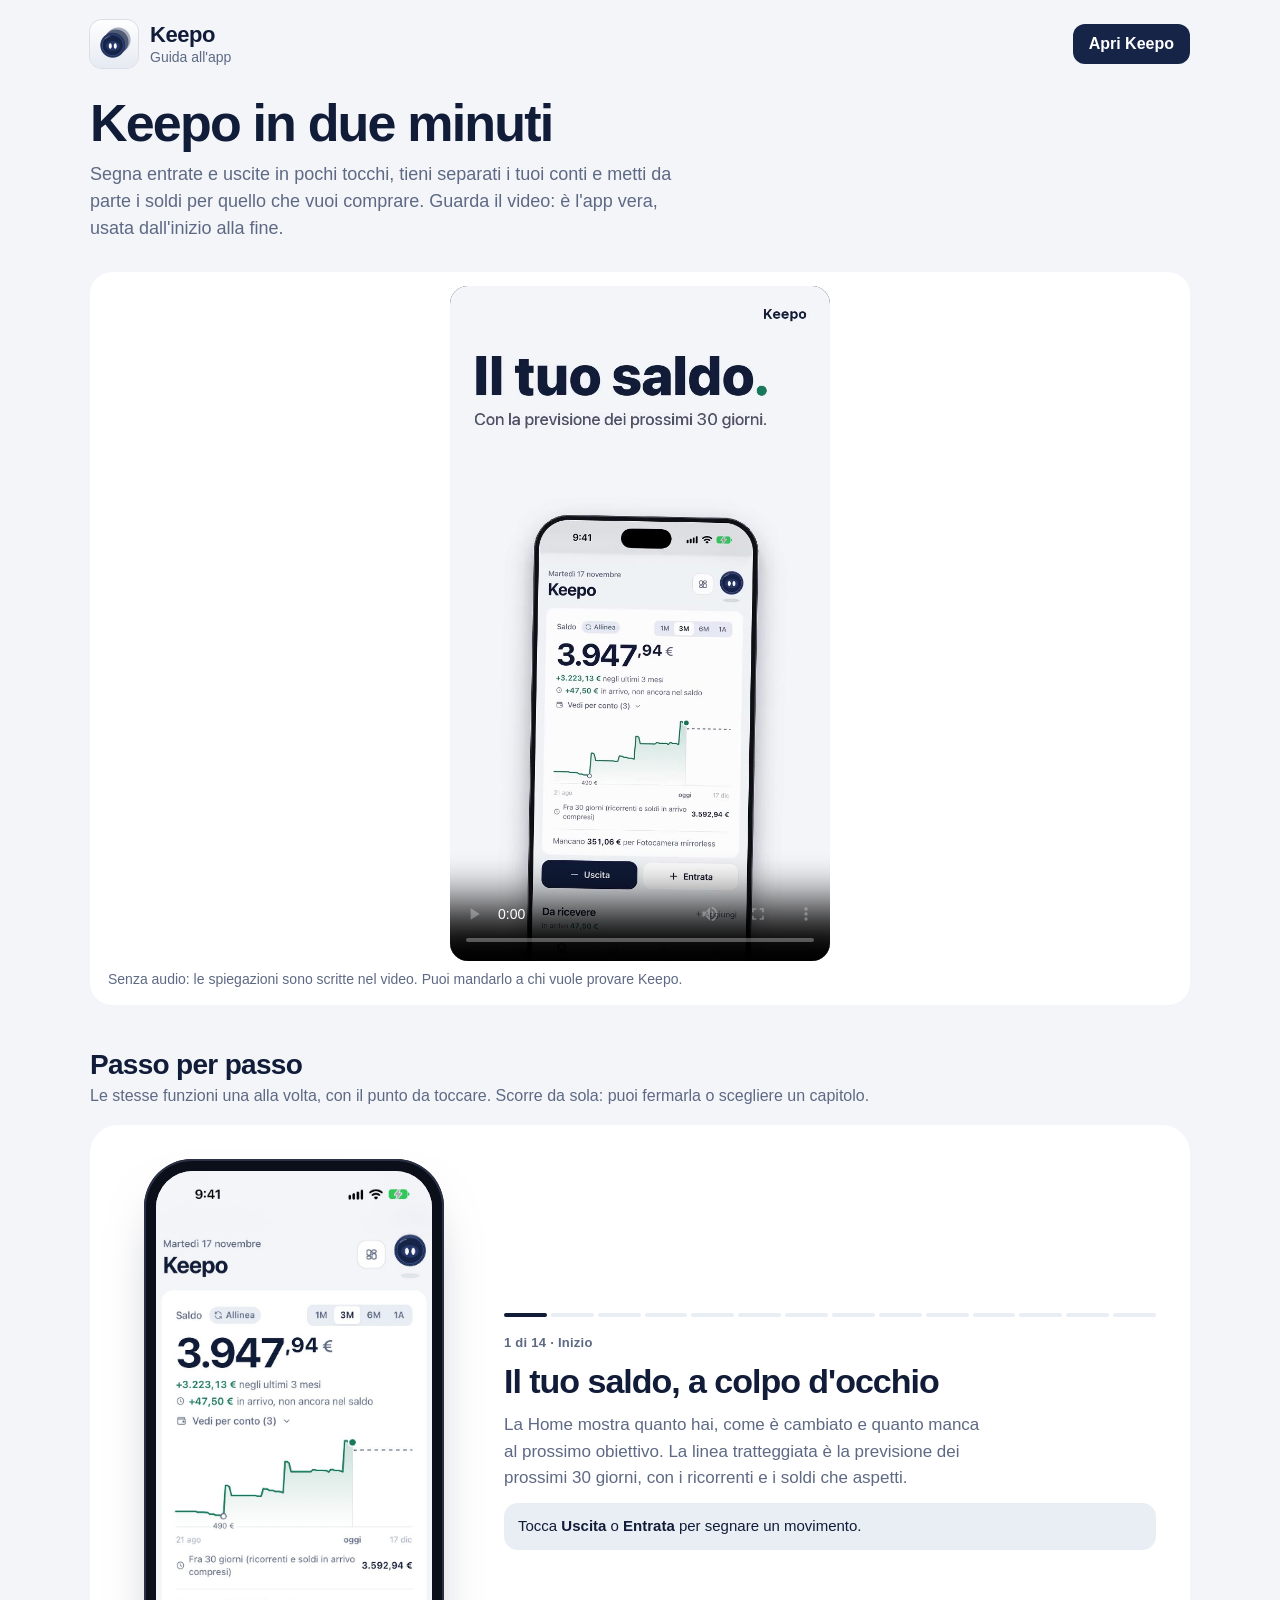
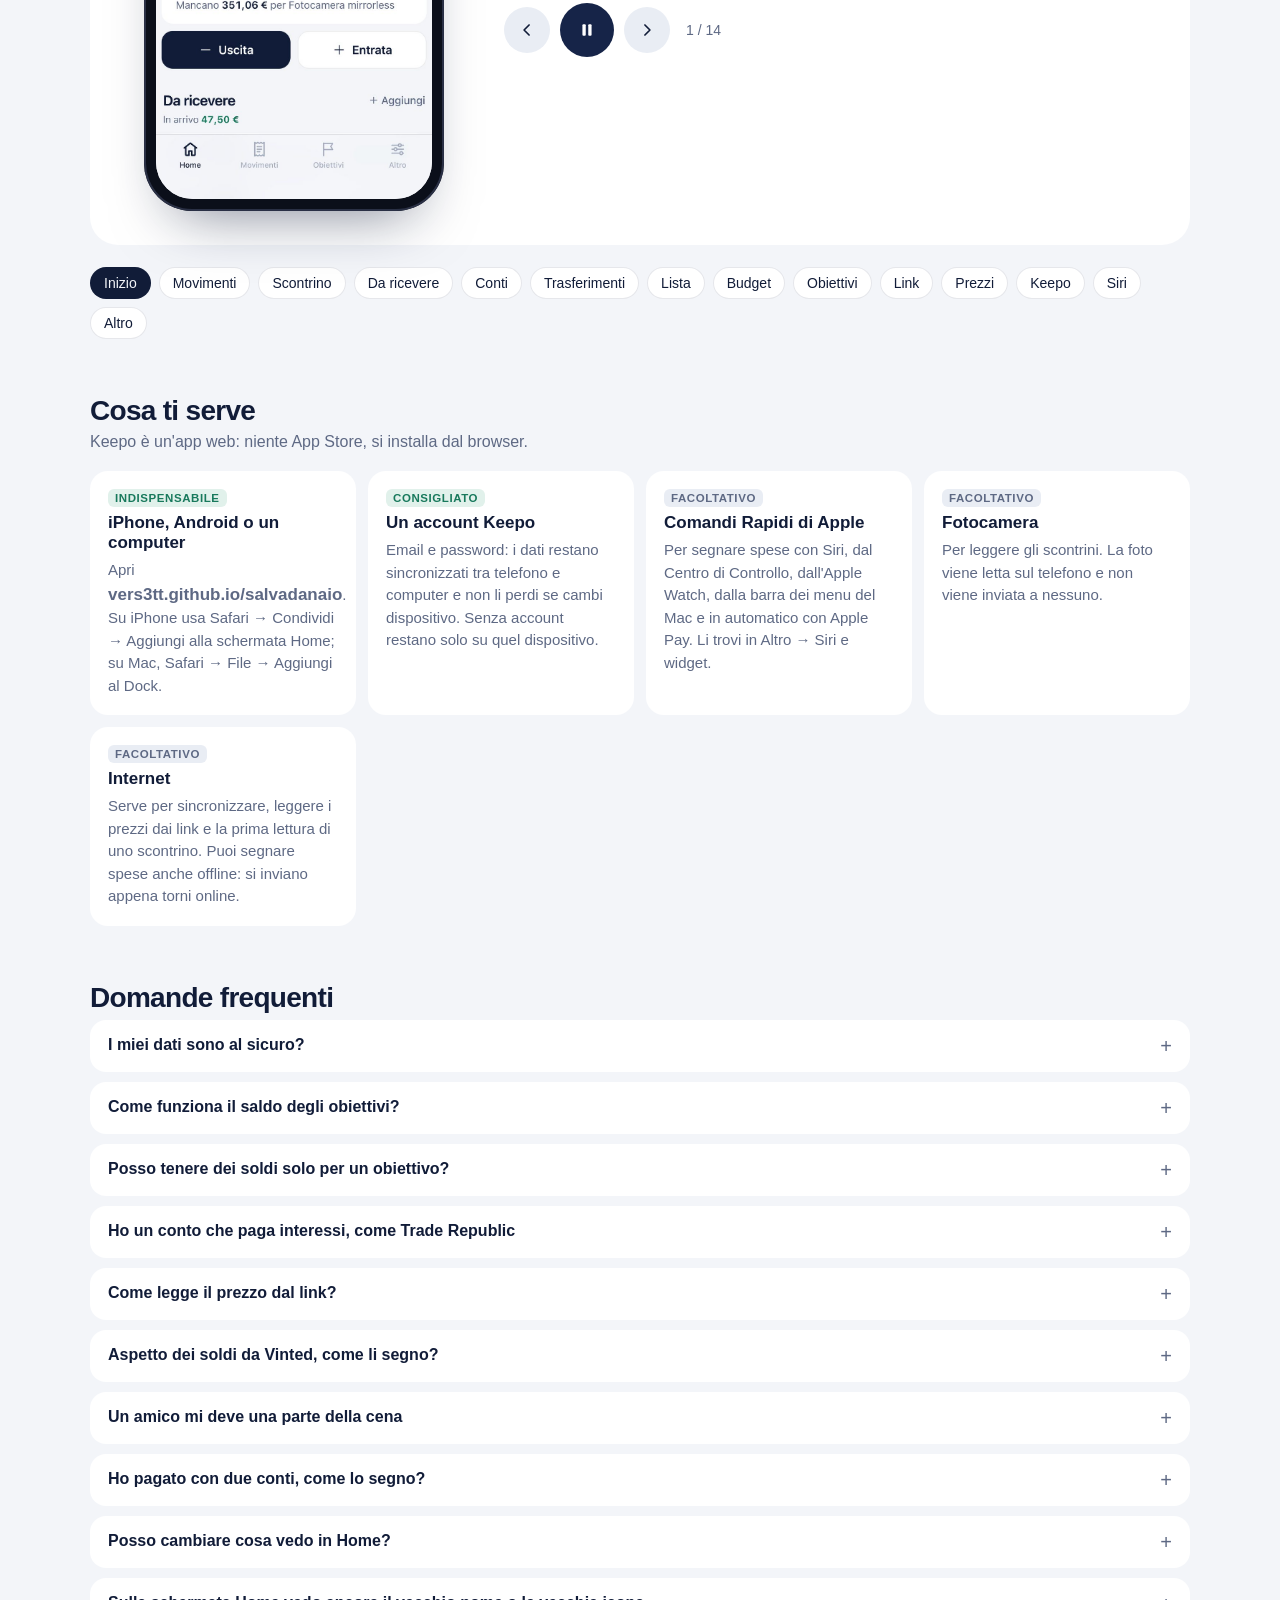
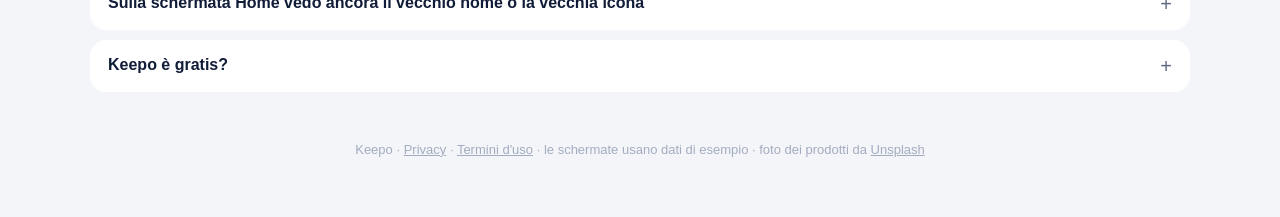
<file: guida/index.html>
<!doctype html>
<html lang="it">
<head>
<meta charset="utf-8">
<meta name="viewport" content="width=device-width,initial-scale=1,viewport-fit=cover">
<title>Guida a Keepo</title>
<meta name="description" content="Come usare Keepo: entrate e uscite in pochi tocchi, soldi da ricevere, conti, obiettivi con il prezzo dal link, Siri e Apple Pay.">
<link rel="icon" type="image/png" href="../icons/icon-192.png">
<link rel="apple-touch-icon" href="../icons/apple-touch-icon.png">
<style>
/* Layout: the recorded video first, then a step-by-step player (phone + caption + chapters), then requirements and FAQ.
   Same palette and type as the app: midnight navy on cool white, SF system font. */
:root{
  --bg:#F3F5F9; --card:#FFFFFF; --fill:#E9EDF4; --line:rgba(16,28,60,.1);
  --ink:#111C38; --ink2:#5E6984; --ink3:#A4ACBF; --navy:#162448; --green:#18795C; --green-soft:#E1F1EB;
  --font:-apple-system,BlinkMacSystemFont,"SF Pro Text","Segoe UI",Roboto,"Helvetica Neue",Arial,sans-serif;
  --font-d:-apple-system,BlinkMacSystemFont,"SF Pro Display","Segoe UI",Roboto,"Helvetica Neue",Arial,sans-serif;
  color-scheme:light;
}
@media (prefers-color-scheme:dark){:root:not([data-theme="light"]){
  --bg:#080D1A; --card:#121A2E; --fill:#1C2640; --line:rgba(200,215,255,.1);
  --ink:#EDF1FA; --ink2:#97A2BC; --ink3:#56617C; --green:#5CCBA3; --green-soft:rgba(92,203,163,.14); color-scheme:dark}}
:root[data-theme="dark"]{--bg:#080D1A;--card:#121A2E;--fill:#1C2640;--line:rgba(200,215,255,.1);--ink:#EDF1FA;--ink2:#97A2BC;--ink3:#56617C;--green:#5CCBA3;--green-soft:rgba(92,203,163,.14);color-scheme:dark}
*{box-sizing:border-box}
html,body{margin:0;background:var(--bg);color:var(--ink);font-family:var(--font);-webkit-font-smoothing:antialiased}
body{padding:calc(env(safe-area-inset-top,0px) + 20px) 16px 60px}
a{color:inherit}
button{font:inherit;color:inherit;border:0;background:none;cursor:pointer;padding:0}
:focus-visible{outline:2px solid var(--ink);outline-offset:3px;border-radius:6px}
.wrap{max-width:1100px;margin:0 auto}

header{display:flex;align-items:center;justify-content:space-between;gap:16px;margin-bottom:28px}
.brand{display:flex;align-items:center;gap:12px}
.brand img{width:48px;height:48px;border-radius:12px;box-shadow:0 0 0 1px var(--line)}
.brand b{display:block;font-family:var(--font-d);font-size:22px;letter-spacing:-.02em}
.brand span{color:var(--ink2);font-size:14px}
.open{background:var(--navy);color:#fff;border-radius:12px;padding:11px 16px;font-weight:600;text-decoration:none;white-space:nowrap}

h1{font-family:var(--font-d);font-size:clamp(32px,6vw,52px);letter-spacing:-.035em;line-height:1.05;margin:0 0 10px;text-wrap:balance}
.lead{color:var(--ink2);font-size:18px;max-width:60ch;margin:0 0 30px;line-height:1.5}

/* player */
.player{display:grid;grid-template-columns:minmax(0,340px) minmax(0,1fr);gap:40px;align-items:center;background:var(--card);border-radius:28px;padding:34px}
@media (max-width:820px){.player{grid-template-columns:1fr;gap:22px;padding:22px 16px}}
.phone{position:relative;width:100%;max-width:300px;margin:0 auto;aspect-ratio:402/874;border-radius:48px;background:#0B0F1A;padding:12px;box-shadow:0 30px 60px -30px rgba(10,20,50,.55),inset 0 0 0 2px #2A3045}
.screen{position:relative;width:100%;height:100%;border-radius:37px;overflow:hidden;background:var(--bg)}
.screen img{position:absolute;inset:0;width:100%;height:100%;object-fit:cover;object-position:top;opacity:0;transition:opacity .55s ease}
.screen img.on{opacity:1;animation:kb 6.5s ease-out both}
@keyframes kb{from{transform:scale(1.035)}to{transform:scale(1)}}
.tap{position:absolute;width:46px;height:46px;margin:-23px 0 0 -23px;border-radius:50%;z-index:4;pointer-events:none;opacity:0}
.tap.on{animation:tap 1.6s ease-out .9s 2}
.tap::before,.tap::after{content:"";position:absolute;inset:0;border-radius:50%}
.tap::before{background:rgba(255,255,255,.55);box-shadow:0 0 0 2px rgba(17,28,56,.65)}
.tap::after{box-shadow:0 0 0 2px rgba(17,28,56,.5);animation:inherit;animation-name:ring}
@keyframes tap{0%{opacity:0;transform:scale(1.4)}20%{opacity:1;transform:scale(.85)}55%{opacity:1;transform:scale(1)}100%{opacity:0;transform:scale(1)}}
@keyframes ring{0%,20%{transform:scale(1);opacity:0}40%{opacity:.9}100%{transform:scale(2.2);opacity:0}}

.side{display:grid;gap:18px;min-width:0}
.step-n{font-size:13px;font-weight:600;color:var(--ink2);letter-spacing:.02em}
.side h2{font-family:var(--font-d);font-size:clamp(24px,3.4vw,34px);letter-spacing:-.03em;margin:0;line-height:1.12;text-wrap:balance}
.side p{margin:0;color:var(--ink2);font-size:17px;line-height:1.55;max-width:52ch}
.side .how{background:var(--fill);border-radius:14px;padding:12px 14px;font-size:15px;color:var(--ink);line-height:1.5}
.side .how b{font-weight:600}
.caption{display:grid;gap:12px;min-height:250px;align-content:start}
.caption.fade{animation:cap .45s ease}
@keyframes cap{from{opacity:0;transform:translateY(8px)}}
.bars{display:grid;grid-auto-flow:column;gap:4px}
.bars button{height:4px;border-radius:2px;background:var(--fill);overflow:hidden;position:relative}
.bars button i{position:absolute;inset:0;background:var(--ink);transform-origin:left;transform:scaleX(0)}
.bars button.done i{transform:scaleX(1)}
.bars button.cur i{animation:fill var(--dur) linear forwards}
.paused .bars button.cur i{animation-play-state:paused}
@keyframes fill{to{transform:scaleX(1)}}
.ctrls{display:flex;gap:10px;align-items:center}
.ctrl{width:46px;height:46px;border-radius:50%;background:var(--fill);display:grid;place-items:center}
.ctrl.play{background:var(--navy);color:#fff;width:54px;height:54px}
.ctrl svg{width:20px;height:20px}
.ctrls span{color:var(--ink2);font-size:14px;margin-left:6px}

.chapters{display:flex;gap:8px;flex-wrap:wrap;margin-top:22px}
.chapters button{background:var(--card);border-radius:999px;padding:8px 14px;font-size:14px;font-weight:500;box-shadow:inset 0 0 0 1px var(--line)}
.chapters button[aria-current="true"]{background:var(--ink);color:var(--bg);box-shadow:none}

section{margin-top:56px}
section h3{font-family:var(--font-d);font-size:28px;letter-spacing:-.025em;margin:0 0 6px}
section .sub{color:var(--ink2);margin:0 0 20px;font-size:16px}
.needs{display:grid;grid-template-columns:repeat(auto-fill,minmax(240px,1fr));gap:12px}
.need{background:var(--card);border-radius:18px;padding:18px;display:grid;gap:6px;align-content:start}
.need .tag{justify-self:start;font-size:11.5px;font-weight:700;letter-spacing:.05em;text-transform:uppercase;color:var(--ink2);background:var(--fill);border-radius:6px;padding:3px 7px}
.need .tag.ok{color:var(--green);background:var(--green-soft)}
.need b{font-size:17px}
.need p{margin:0;color:var(--ink2);font-size:15px;line-height:1.5}
.video{background:var(--card);border-radius:22px;padding:14px;display:grid;gap:10px}
.video video{display:block;margin:0 auto;width:min(380px,100%);border-radius:18px;background:#0B0F1A;aspect-ratio:9/16}
.video p{margin:0 4px 4px;color:var(--ink2);font-size:14px}
details{background:var(--card);border-radius:16px;padding:16px 18px;margin-bottom:10px}
summary{cursor:pointer;font-weight:600;font-size:16px;list-style:none;display:flex;justify-content:space-between;gap:12px}
summary::after{content:"+";color:var(--ink2);font-weight:400;font-size:20px;line-height:1}
details[open] summary::after{content:"−"}
details p{margin:10px 0 0;color:var(--ink2);line-height:1.55;font-size:15.5px}
.faq-clip{display:block;width:min(260px,100%);margin:14px auto 0;border-radius:16px;aspect-ratio:9/16;background:#0B0F1A}
footer{margin-top:50px;color:var(--ink3);font-size:13px;text-align:center}
@media (prefers-reduced-motion:reduce){.screen img.on,.tap.on,.caption.fade{animation:none}.bars button.cur i{animation:none;transform:scaleX(1)}}
</style>
</head>
<body>
<div class="wrap">
  <header>
    <div class="brand"><img src="../icons/icon-192.png" alt=""><div><b>Keepo</b><span>Guida all'app</span></div></div>
    <a class="open" href="../">Apri Keepo</a>
  </header>

  <h1>Keepo in due minuti</h1>
  <p class="lead">Segna entrate e uscite in pochi tocchi, tieni separati i tuoi conti e metti da parte i soldi per quello che vuoi comprare. Guarda il video: è l'app vera, usata dall'inizio alla fine.</p>

  <section id="video-sec" style="margin-top:0">
    <div class="video"><video id="video" src="keepo-guida.mp4" controls preload="metadata" playsinline poster="img/video-poster.jpg"></video><p>Senza audio: le spiegazioni sono scritte nel video. Puoi mandarlo a chi vuole provare Keepo.</p></div>
  </section>

  <section style="margin-top:44px">
    <h3>Passo per passo</h3>
    <p class="sub">Le stesse funzioni una alla volta, con il punto da toccare. Scorre da sola: puoi fermarla o scegliere un capitolo.</p>
  </section>

  <div class="player" id="player">
    <div class="phone" aria-hidden="true"><div class="screen" id="screen"><span class="tap" id="tap"></span></div></div>
    <div class="side">
      <div class="bars" id="bars"></div>
      <div class="caption" id="caption" aria-live="polite"></div>
      <div class="ctrls">
        <button class="ctrl" id="prev" aria-label="Passo precedente"><svg viewBox="0 0 24 24" fill="none" stroke="currentColor" stroke-width="2" stroke-linecap="round" stroke-linejoin="round"><path d="m14.5 6-6 6 6 6"/></svg></button>
        <button class="ctrl play" id="play" aria-label="Pausa"></button>
        <button class="ctrl" id="next" aria-label="Passo successivo"><svg viewBox="0 0 24 24" fill="none" stroke="currentColor" stroke-width="2" stroke-linecap="round" stroke-linejoin="round"><path d="m9.5 6 6 6-6 6"/></svg></button>
        <span id="count"></span>
      </div>
    </div>
  </div>
  <div class="chapters" id="chapters"></div>

  <section>
    <h3>Cosa ti serve</h3>
    <p class="sub">Keepo è un'app web: niente App Store, si installa dal browser.</p>
    <div class="needs">
      <div class="need"><span class="tag ok">Indispensabile</span><b>iPhone, Android o un computer</b><p>Apri <b>vers3tt.github.io/salvadanaio</b>. Su iPhone usa Safari → Condividi → Aggiungi alla schermata Home; su Mac, Safari → File → Aggiungi al Dock.</p></div>
      <div class="need"><span class="tag ok">Consigliato</span><b>Un account Keepo</b><p>Email e password: i dati restano sincronizzati tra telefono e computer e non li perdi se cambi dispositivo. Senza account restano solo su quel dispositivo.</p></div>
      <div class="need"><span class="tag">Facoltativo</span><b>Comandi Rapidi di Apple</b><p>Per segnare spese con Siri, dal Centro di Controllo, dall'Apple Watch, dalla barra dei menu del Mac e in automatico con Apple Pay. Li trovi in Altro → Siri e widget.</p></div>
      <div class="need"><span class="tag">Facoltativo</span><b>Fotocamera</b><p>Per leggere gli scontrini. La foto viene letta sul telefono e non viene inviata a nessuno.</p></div>
      <div class="need"><span class="tag">Facoltativo</span><b>Internet</b><p>Serve per sincronizzare, leggere i prezzi dai link e la prima lettura di uno scontrino. Puoi segnare spese anche offline: si inviano appena torni online.</p></div>
    </div>
  </section>

  <section>
    <h3>Domande frequenti</h3>
    <details><summary>I miei dati sono al sicuro?</summary><p>Ogni account vede solo i propri dati: le regole del database lo impediscono a chiunque altro. Keepo non si collega alla tua banca e non chiede dati della carta. Puoi esportare un backup o eliminare l'account in qualsiasi momento da Altro.</p></details>
    <details><summary>Come funziona il saldo degli obiettivi?</summary><p>Tutto il saldo conta per ogni obiettivo: se hai 300 € e un obiettivo da 279 €, è raggiunto. Quando premi "L'ho comprato" Keepo segna l'uscita (anche divisa tra più conti) e gli altri obiettivi si aggiornano.</p></details>
    <details><summary>Posso tenere dei soldi solo per un obiettivo?</summary><p>Sì: apri l'obiettivo e tocca "Metti da parte". Quei soldi restano nel saldo, ma contano solo per lui; gli altri obiettivi usano quello che resta libero. Con "Togli" tornano a disposizione di tutti, e quando lo compri si liberano da soli.</p></details>
    <details><summary>Ho un conto che paga interessi, come Trade Republic</summary><p>In Altro → Conti apri il conto (o aggiungilo) e scrivi l'interesse annuo. Keepo ti dice quanto rende al mese, già tolto il 26% di tasse, e il 1° del mese segna da solo gli interessi come entrata su quel conto. Come Trade Republic, maturano ogni giorno sul saldo di quel giorno: accanto al conto vedi quanto hai già maturato questo mese. Partono dal giorno in cui li attivi, non dai mesi passati.</p></details>
    <details><summary>Come legge il prezzo dal link?</summary><p>Quando incolli il link di un prodotto Keepo apre la pagina e legge prezzo, nome e foto. Poi la ricontrolla ogni mattina e costruisce il grafico: ti dice quando il prezzo è il più basso visto. Alcuni siti bloccano la lettura automatica: in quel caso lo scrivi tu.</p></details>
    <details><summary>Aspetto dei soldi da Vinted, come li segno?</summary><video class="faq-clip" src="clip/daricevere.mp4" muted loop playsinline autoplay preload="metadata" aria-label="Video: si segna una vendita su Vinted da ricevere e poi si tocca il segno di arrivo quando arriva"></video><p>In Home, nel riquadro Da ricevere, tocca Aggiungi: importo, da chi e su quale conto arriveranno. Non entrano nel saldo finché non tocchi il cerchio accanto. Se Vinted paga meno per le commissioni, scrivi quanto è arrivato e per il resto scegli "Non arrivano".</p></details>
    <details><summary>Un amico mi deve una parte della cena</summary><p>Quando segni l'uscita tocca "Qualcuno ti deve una parte?" e scrivi quanto e chi. La sua parte finisce in Da ricevere, e quando te la ridà tocchi il cerchio accanto.</p></details>
    <details><summary>Ho pagato con due conti, come lo segno?</summary><p>Apri il movimento e tocca "Dividi tra più conti": scrivi quanto è uscito da ogni conto, il resto va da solo senza conto. Per spostare soldi tra conti (es. una ricarica di Hype) usa "Sposta tra conti": non conta come entrata o uscita.</p></details>
    <details><summary>Posso cambiare cosa vedo in Home?</summary><p>Sì. Tocca l'icona in alto accanto a Keepo. Poi trascina i riquadri nell'ordine che vuoi (sul telefono tienili premuti), tocca "Nascondi" su quelli che non usi o scegli una delle disposizioni pronte. Quelli nascosti li rimetti dalla stessa schermata. Il saldo si può spostare ma non nascondere.</p></details>
    <details><summary>Sulla schermata Home vedo ancora il vecchio nome o la vecchia icona</summary><p>iOS non aggiorna nome e icona delle app web. Elimina l'app dalla schermata Home e aggiungila di nuovo da Safari: se hai un account, i dati restano.</p></details>
    <details><summary>Keepo è gratis?</summary><p>Sì. In futuro alcune funzioni avanzate, come il collegamento automatico dei conti bancari, potrebbero far parte di un abbonamento Premium facoltativo. Quello che usi oggi resta gratuito.</p></details>
  </section>

  <footer>Keepo · <a href="../privacy.html">Privacy</a> · <a href="../termini.html">Termini d'uso</a> · le schermate usano dati di esempio · foto dei prodotti da <a href="https://unsplash.com/it/licenza">Unsplash</a></footer>
</div>

<script>
(() => {
  // screenshots from the iOS simulator (iPhone, real status bar); x,y = where the tap points, in % of the screen (null = no tap)
  const STEPS = [
    { img: "home", ch: "Inizio", t: "Il tuo saldo, a colpo d'occhio", d: "La Home mostra quanto hai, come è cambiato e quanto manca al prossimo obiettivo. La linea tratteggiata è la previsione dei prossimi 30 giorni, con i ricorrenti e i soldi che aspetti.", how: "Tocca <b>Uscita</b> o <b>Entrata</b> per segnare un movimento.", x: 26.4, y: 76.2 },
    { img: "uscita", ch: "Movimenti", t: "Una spesa in tre tocchi", d: "Scrivi l'importo con il tastierino, scegli la categoria e il conto. Keepo ti dice anche quanto lavoro ti costa.", how: "Importo → <b>categoria</b> → <b>Aggiungi uscita</b>. Con <b>Ripeti</b> la rendi mensile (affitto, abbonamenti).", x: 11.9, y: 40.8 },
    { img: "scontrino", ch: "Scontrino", t: "Oppure fotografa lo scontrino", d: "Keepo legge totale, negozio, data e le righe dei prodotti. Se qualcosa non è tuo togli la spunta e l'importo si abbassa. La foto resta sul telefono.", how: "Nel pannello del movimento tocca <b>Scontrino</b>, in alto a destra.", x: 84.5, y: 13.2 },
    { img: "daricevere", ch: "Da ricevere", t: "I soldi che aspetti", d: "Una vendita su Vinted, un amico che ti deve la cena: li segni qui e non contano nel saldo finché non arrivano. Ci metti anche quelli che devi dare tu.", how: "In Home, riquadro <b>Da ricevere</b> → <b>Aggiungi</b>. Quando arrivano tocca il cerchio accanto e scegli il conto.", x: 88.6, y: 25.7 },
    { img: "conti", ch: "Conti", t: "Ogni conto con il suo saldo", d: "Conto corrente, Hype, Revolut, contanti: assegna ogni movimento a un conto e vedi quanto c'è su ognuno.", how: "In Home tocca <b>Vedi per conto</b>. I conti si creano in Altro → <b>Conti</b>.", x: 27.4, y: 39.8 },
    { img: "trasferimento", ch: "Trasferimenti", t: "Sposta soldi tra conti", d: "Una ricarica da conto corrente a Hype non è né un'entrata né un'uscita: il totale non cambia e i grafici restano puliti.", how: "Vedi per conto → <b>Sposta tra conti</b>. Se un acquisto l'hai pagato con due conti, aprilo e tocca <b>Dividi tra più conti</b>.", x: null },
    { img: "filtri", ch: "Lista", t: "Trovi subito quello che cerchi", d: "Cerca per nota, categoria o conto: maiuscole, spazi e accenti non contano. I menu Conto, Categoria e Nota elencano solo quello che hai davvero, con accanto quanti movimenti ci sono.", how: "Scheda <b>Movimenti</b>, poi apri un menu sotto la ricerca. La <b>×</b> toglie i filtri.", x: 38.0, y: 33.2 },
    { img: "budget", ch: "Budget", t: "Dove vanno i soldi", d: "Le spese del mese divise per categoria, con la ciambella che mostra il totale. Con un budget Keepo ti avvisa all'80% e quando lo superi.", how: "Tocca <b>Budget</b> per impostare un tetto di spesa al mese.", x: 50.0, y: 59.1 },
    { img: "obiettivi", ch: "Obiettivi", t: "Metti da parte per ciò che vuoi", d: "Ogni obiettivo si confronta con tutto il tuo saldo. Vedi la percentuale, quanto ti costa in giorni di lavoro e la data da rispettare.", how: "Scheda <b>Obiettivi</b> → <b>+</b>.", x: 73.6, y: 36.9 },
    { img: "nuovoobiettivo", ch: "Link", t: "Incolla il link, al resto pensa Keepo", d: "Da Amazon e da molti negozi Keepo legge prezzo, nome e foto del prodotto. Tu controlli e salvi.", how: "Nuovo obiettivo → incolla il <b>link al prodotto</b>.", x: 53.5, y: 43.6 },
    { img: "prezzo", ch: "Prezzi", t: "Compra al momento giusto", d: "Ogni mattina Keepo ricontrolla il prezzo e disegna il grafico: ti dice quando è il più basso visto o se conviene aspettare.", how: "Apri l'obiettivo e guarda il riquadro <b>Prezzo</b>. Con <b>L'ho comprato</b> segni l'acquisto.", x: 50.0, y: 46.4 },
    { img: "keepo", ch: "Keepo", t: "Keepo ti tiene d'occhio", d: "La moneta in alto ti dice le cose importanti: budget quasi finiti, prezzi in calo, quanto manca a un obiettivo, i pagamenti in arrivo.", how: "Tocca <b>Keepo</b>, poi il fumetto per il messaggio successivo.", x: 90.3, y: 13.4 },
    { img: "siri", ch: "Siri", t: "Con Siri, i widget e Apple Pay", d: "\"Ehi Siri, Uscita Keepo\", un widget sulla schermata Home, il Centro di Controllo, l'Apple Watch. E ogni pagamento Apple Pay segnato da solo.", how: "Altro → <b>Siri, widget e Comandi Rapidi</b>: genera il codice, poi aggiungi i comandi e incollalo quando te lo chiedono.", x: 50.0, y: 41.3 },
    { img: "altro", ch: "Altro", t: "Il resto è in Altro", d: "Conti, budget, movimenti ricorrenti, quanto ti costa davvero, backup e le novità in arrivo: tocca Mi interessa su quelle che vuoi.", how: "Scheda <b>Altro</b>, in basso a destra.", x: null }
  ];
  const DUR = 7000;
  const $ = s => document.querySelector(s);
  const screen = $("#screen"), tap = $("#tap"), bars = $("#bars"), cap = $("#caption"), player = $("#player");
  let i = 0, playing = !matchMedia("(prefers-reduced-motion: reduce)").matches, timer = null, started = 0, elapsed = 0;

  STEPS.forEach((s, k) => {
    const im = new Image(); im.src = `img/${s.img}.jpg`; im.alt = ""; im.decoding = "async"; screen.insertBefore(im, tap); s.el = im;
    bars.insertAdjacentHTML("beforeend", `<button aria-label="Passo ${k + 1}: ${s.t}"><i></i></button>`);
  });
  $("#chapters").innerHTML = STEPS.map((s, k) => `<button data-k="${k}">${s.ch}</button>`).join("");
  document.documentElement.style.setProperty("--dur", DUR + "ms");

  const icons = { play: '<svg viewBox="0 0 24 24" fill="currentColor"><path d="M8 5.5v13l11-6.5z"/></svg>', pause: '<svg viewBox="0 0 24 24" fill="currentColor"><rect x="6.5" y="5" width="4" height="14" rx="1.2"/><rect x="13.5" y="5" width="4" height="14" rx="1.2"/></svg>' };
  function show(k, fromUser) {
    i = (k + STEPS.length) % STEPS.length; const s = STEPS[i];
    STEPS.forEach((x, n) => x.el.classList.toggle("on", n === i));
    [...bars.children].forEach((b, n) => { b.className = n < i ? "done" : n === i ? "cur" : ""; const c = b.firstChild; c.style.animation = "none"; void c.offsetWidth; c.style.animation = ""; });
    tap.classList.remove("on");
    if (s.x != null) { tap.style.left = s.x + "%"; tap.style.top = s.y + "%"; void tap.offsetWidth; tap.classList.add("on"); }
    cap.innerHTML = `<span class="step-n">${i + 1} di ${STEPS.length} · ${s.ch}</span><h2>${s.t}</h2><p>${s.d}</p><div class="how">${s.how}</div>`;
    cap.classList.remove("fade"); void cap.offsetWidth; cap.classList.add("fade");
    $("#count").textContent = `${i + 1} / ${STEPS.length}`;
    document.querySelectorAll("#chapters button").forEach((b, n) => b.setAttribute("aria-current", n === i));
    elapsed = 0; schedule();
  }
  function schedule() {
    clearTimeout(timer);
    if (!playing) return;
    started = Date.now();
    timer = setTimeout(() => show(i + 1), DUR - elapsed);
  }
  function setPlaying(p) {
    if (!p && playing) elapsed += Date.now() - started;
    playing = p; player.classList.toggle("paused", !p);
    $("#play").innerHTML = p ? icons.pause : icons.play; $("#play").setAttribute("aria-label", p ? "Pausa" : "Riproduci");
    schedule();
  }
  $("#play").onclick = () => setPlaying(!playing);
  $("#next").onclick = () => show(i + 1, true);
  $("#prev").onclick = () => show(i - 1, true);
  bars.onclick = e => { const b = e.target.closest("button"); if (b) show([...bars.children].indexOf(b), true); };
  $("#chapters").onclick = e => { const b = e.target.closest("[data-k]"); if (b) { show(+b.dataset.k, true); player.scrollIntoView({ behavior: "smooth", block: "center" }); } };
  document.addEventListener("keydown", e => { if (e.key === "ArrowRight") show(i + 1, true); if (e.key === "ArrowLeft") show(i - 1, true); if (e.key === " " && e.target === document.body) { e.preventDefault(); setPlaying(!playing); } });
  document.addEventListener("visibilitychange", () => { if (document.hidden && playing) setPlaying(false); });
  setPlaying(playing); show(0);

  // the MP4 version, when it is published next to this page
})();
</script>
</body>
</html>
</file>
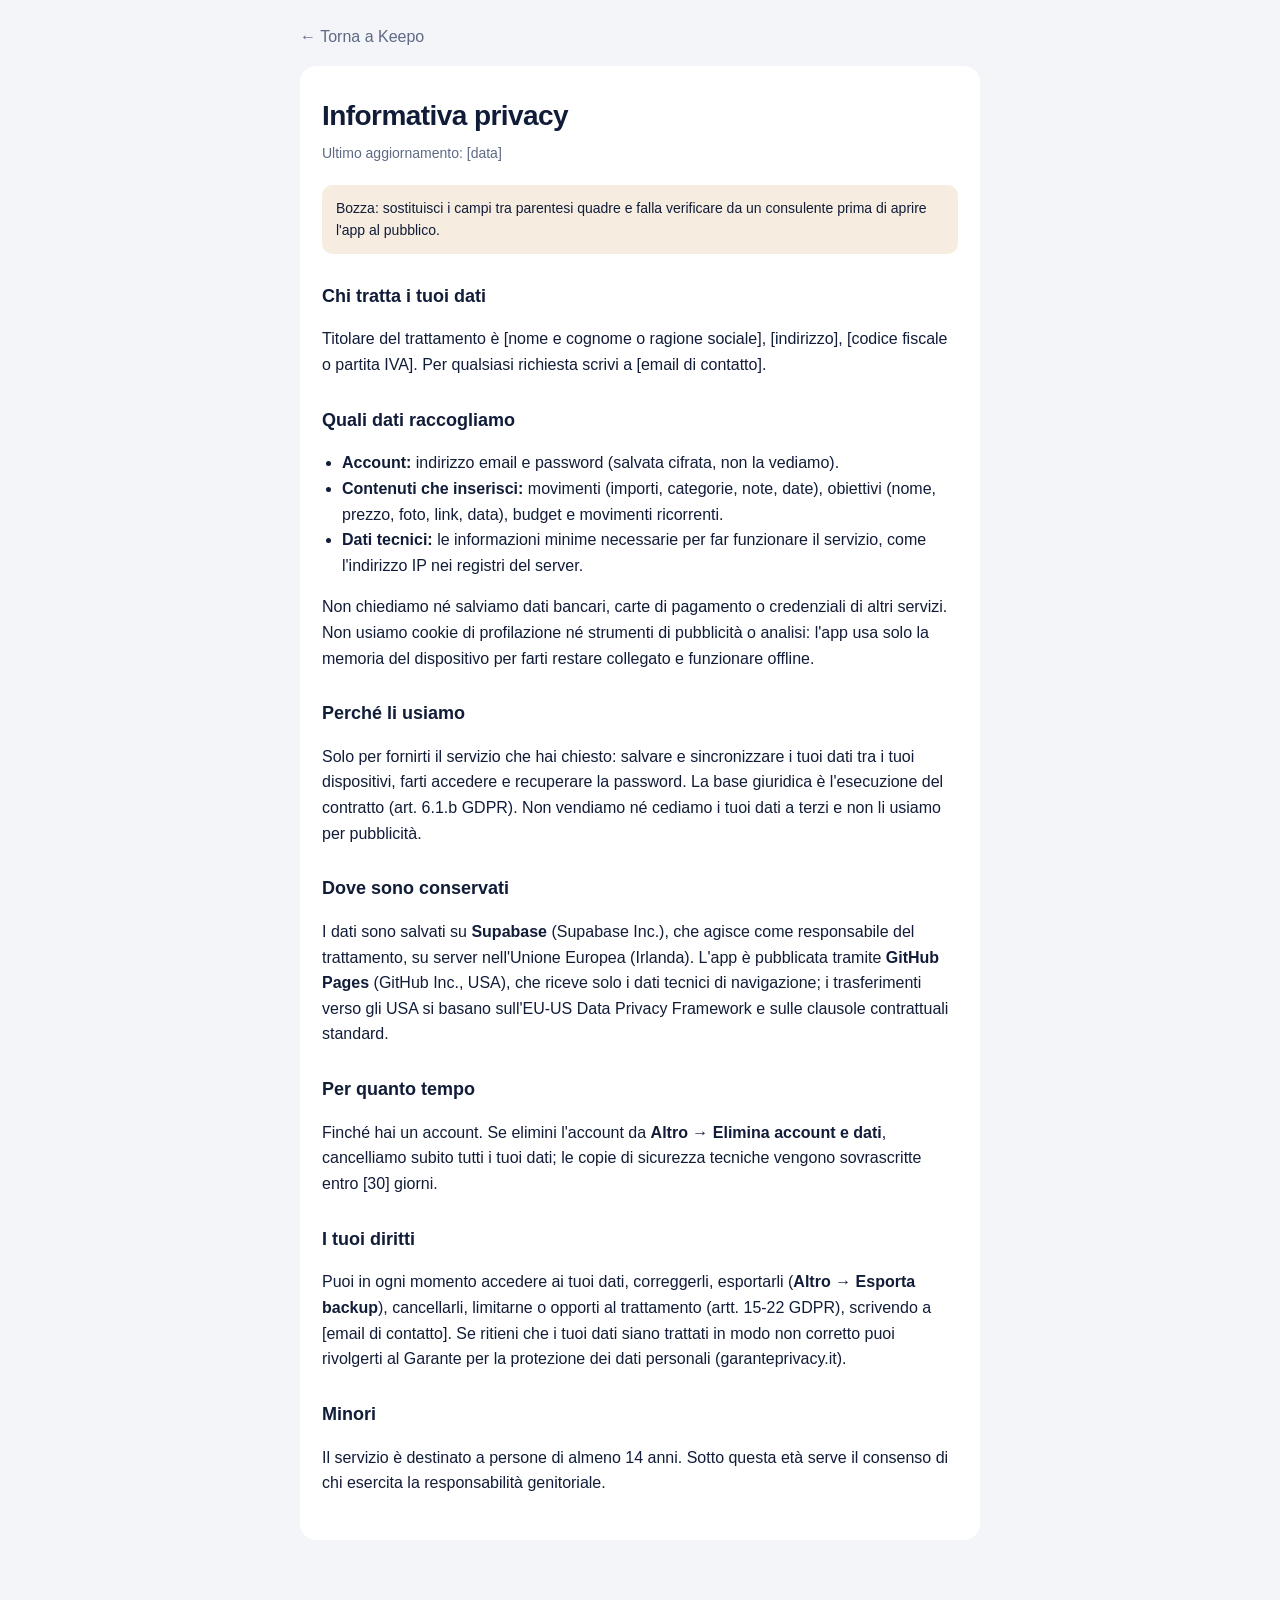
<file: privacy.html>
<!doctype html>
<html lang="it"><head><meta charset="utf-8"><meta name="viewport" content="width=device-width,initial-scale=1,viewport-fit=cover">
<title>Informativa privacy · Keepo</title><link rel="stylesheet" href="legal.css"></head>
<body><div style="max-width:680px;margin:0 auto"><a class="back" href="./">← Torna a Keepo</a></div>
<main>
<h1>Informativa privacy</h1>
<p class="meta">Ultimo aggiornamento: [data]</p>
<p class="draft">Bozza: sostituisci i campi tra parentesi quadre e falla verificare da un consulente prima di aprire l'app al pubblico.</p>

<h2>Chi tratta i tuoi dati</h2>
<p>Titolare del trattamento è [nome e cognome o ragione sociale], [indirizzo], [codice fiscale o partita IVA]. Per qualsiasi richiesta scrivi a [email di contatto].</p>

<h2>Quali dati raccogliamo</h2>
<ul>
<li><b>Account:</b> indirizzo email e password (salvata cifrata, non la vediamo).</li>
<li><b>Contenuti che inserisci:</b> movimenti (importi, categorie, note, date), obiettivi (nome, prezzo, foto, link, data), budget e movimenti ricorrenti.</li>
<li><b>Dati tecnici:</b> le informazioni minime necessarie per far funzionare il servizio, come l'indirizzo IP nei registri del server.</li>
</ul>
<p>Non chiediamo né salviamo dati bancari, carte di pagamento o credenziali di altri servizi. Non usiamo cookie di profilazione né strumenti di pubblicità o analisi: l'app usa solo la memoria del dispositivo per farti restare collegato e funzionare offline.</p>

<h2>Perché li usiamo</h2>
<p>Solo per fornirti il servizio che hai chiesto: salvare e sincronizzare i tuoi dati tra i tuoi dispositivi, farti accedere e recuperare la password. La base giuridica è l'esecuzione del contratto (art. 6.1.b GDPR). Non vendiamo né cediamo i tuoi dati a terzi e non li usiamo per pubblicità.</p>

<h2>Dove sono conservati</h2>
<p>I dati sono salvati su <b>Supabase</b> (Supabase Inc.), che agisce come responsabile del trattamento, su server nell'Unione Europea (Irlanda). L'app è pubblicata tramite <b>GitHub Pages</b> (GitHub Inc., USA), che riceve solo i dati tecnici di navigazione; i trasferimenti verso gli USA si basano sull'EU-US Data Privacy Framework e sulle clausole contrattuali standard.</p>

<h2>Per quanto tempo</h2>
<p>Finché hai un account. Se elimini l'account da <b>Altro → Elimina account e dati</b>, cancelliamo subito tutti i tuoi dati; le copie di sicurezza tecniche vengono sovrascritte entro [30] giorni.</p>

<h2>I tuoi diritti</h2>
<p>Puoi in ogni momento accedere ai tuoi dati, correggerli, esportarli (<b>Altro → Esporta backup</b>), cancellarli, limitarne o opporti al trattamento (artt. 15-22 GDPR), scrivendo a [email di contatto]. Se ritieni che i tuoi dati siano trattati in modo non corretto puoi rivolgerti al Garante per la protezione dei dati personali (garanteprivacy.it).</p>

<h2>Minori</h2>
<p>Il servizio è destinato a persone di almeno 14 anni. Sotto questa età serve il consenso di chi esercita la responsabilità genitoriale.</p>
</main></body></html>
</file>
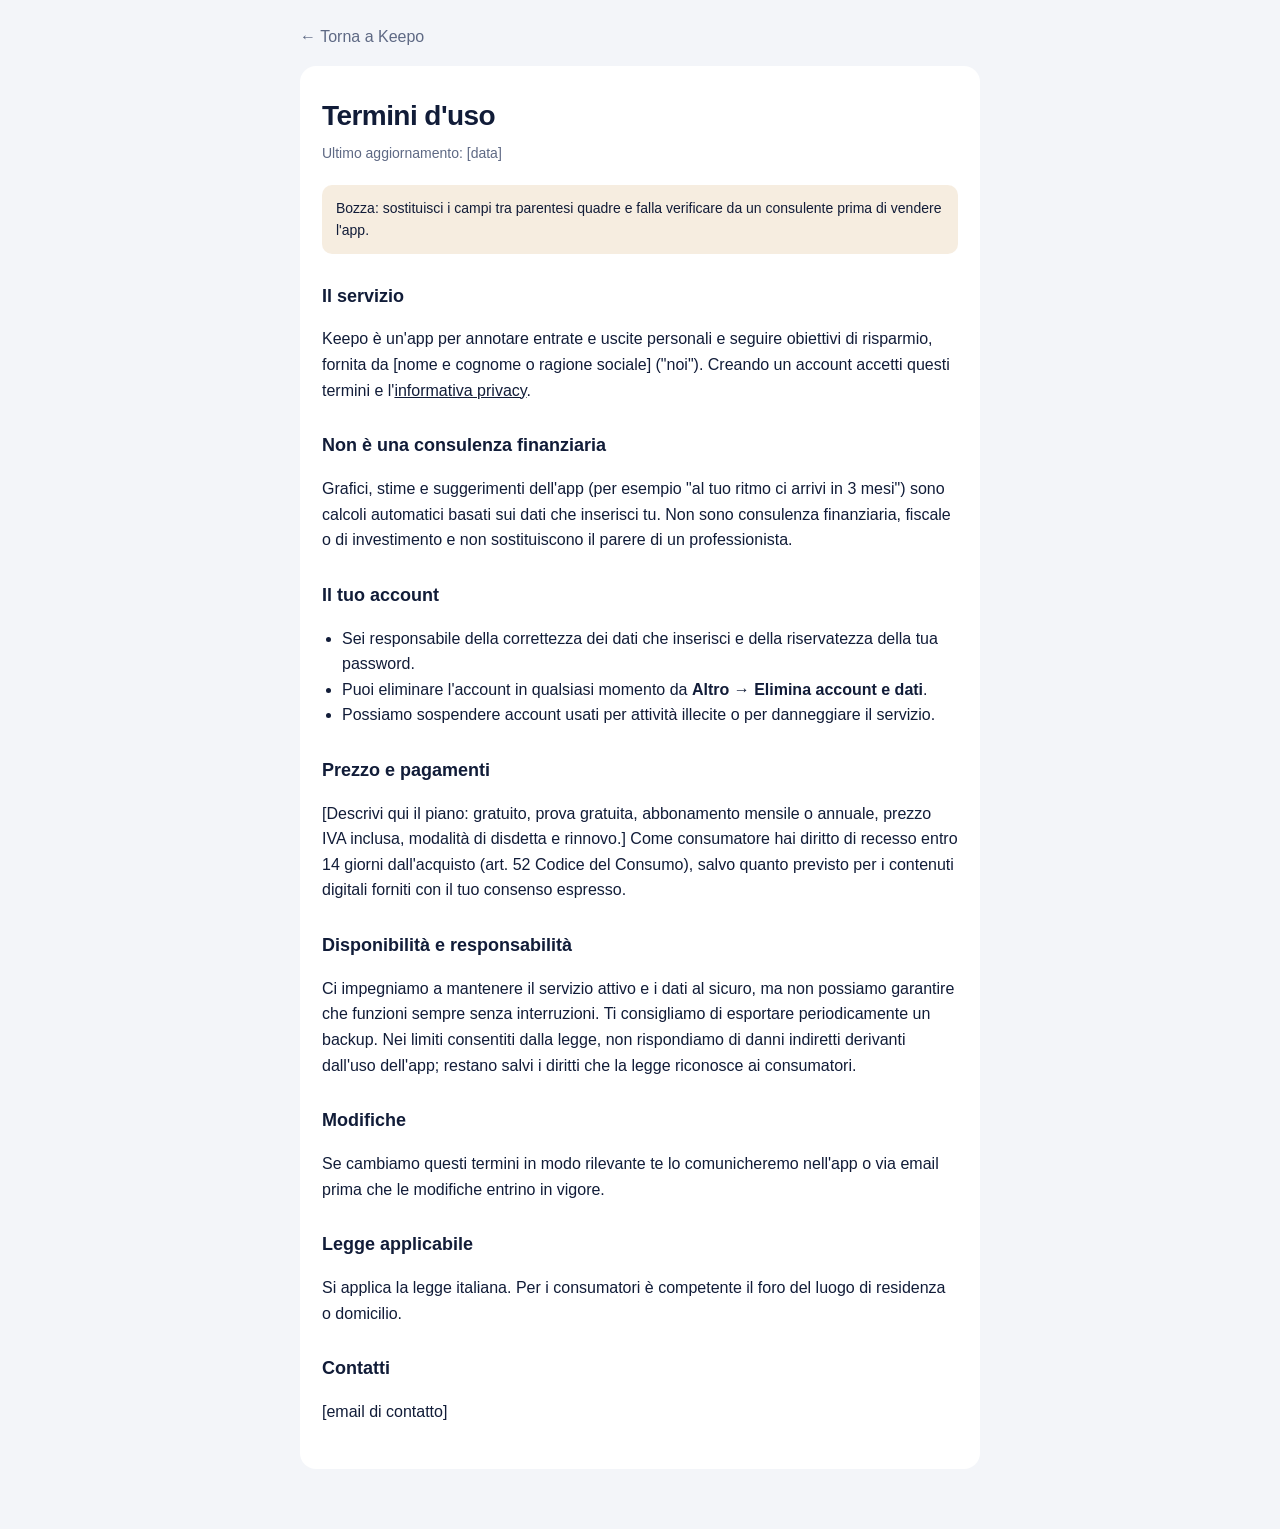
<file: termini.html>
<!doctype html>
<html lang="it"><head><meta charset="utf-8"><meta name="viewport" content="width=device-width,initial-scale=1,viewport-fit=cover">
<title>Termini d'uso · Keepo</title><link rel="stylesheet" href="legal.css"></head>
<body><div style="max-width:680px;margin:0 auto"><a class="back" href="./">← Torna a Keepo</a></div>
<main>
<h1>Termini d'uso</h1>
<p class="meta">Ultimo aggiornamento: [data]</p>
<p class="draft">Bozza: sostituisci i campi tra parentesi quadre e falla verificare da un consulente prima di vendere l'app.</p>

<h2>Il servizio</h2>
<p>Keepo è un'app per annotare entrate e uscite personali e seguire obiettivi di risparmio, fornita da [nome e cognome o ragione sociale] ("noi"). Creando un account accetti questi termini e l'<a href="privacy.html">informativa privacy</a>.</p>

<h2>Non è una consulenza finanziaria</h2>
<p>Grafici, stime e suggerimenti dell'app (per esempio "al tuo ritmo ci arrivi in 3 mesi") sono calcoli automatici basati sui dati che inserisci tu. Non sono consulenza finanziaria, fiscale o di investimento e non sostituiscono il parere di un professionista.</p>

<h2>Il tuo account</h2>
<ul>
<li>Sei responsabile della correttezza dei dati che inserisci e della riservatezza della tua password.</li>
<li>Puoi eliminare l'account in qualsiasi momento da <b>Altro → Elimina account e dati</b>.</li>
<li>Possiamo sospendere account usati per attività illecite o per danneggiare il servizio.</li>
</ul>

<h2>Prezzo e pagamenti</h2>
<p>[Descrivi qui il piano: gratuito, prova gratuita, abbonamento mensile o annuale, prezzo IVA inclusa, modalità di disdetta e rinnovo.] Come consumatore hai diritto di recesso entro 14 giorni dall'acquisto (art. 52 Codice del Consumo), salvo quanto previsto per i contenuti digitali forniti con il tuo consenso espresso.</p>

<h2>Disponibilità e responsabilità</h2>
<p>Ci impegniamo a mantenere il servizio attivo e i dati al sicuro, ma non possiamo garantire che funzioni sempre senza interruzioni. Ti consigliamo di esportare periodicamente un backup. Nei limiti consentiti dalla legge, non rispondiamo di danni indiretti derivanti dall'uso dell'app; restano salvi i diritti che la legge riconosce ai consumatori.</p>

<h2>Modifiche</h2>
<p>Se cambiamo questi termini in modo rilevante te lo comunicheremo nell'app o via email prima che le modifiche entrino in vigore.</p>

<h2>Legge applicabile</h2>
<p>Si applica la legge italiana. Per i consumatori è competente il foro del luogo di residenza o domicilio.</p>

<h2>Contatti</h2>
<p>[email di contatto]</p>
</main></body></html>
</file>
<file: legal.css>
:root{--bg:#F3F5F9;--card:#fff;--ink:#111C38;--ink2:#5E6984;--line:rgba(16,28,60,.1);color-scheme:light}
@media (prefers-color-scheme:dark){:root{--bg:#080D1A;--card:#121A2E;--ink:#EDF1FA;--ink2:#97A2BC;--line:rgba(200,215,255,.1);color-scheme:dark}}
*{box-sizing:border-box}
body{margin:0;background:var(--bg);color:var(--ink);font:16px/1.6 -apple-system,BlinkMacSystemFont,"SF Pro Text","Segoe UI",Roboto,sans-serif;padding:calc(env(safe-area-inset-top,0px) + 24px) 16px 60px}
main{max-width:680px;margin:0 auto;background:var(--card);border-radius:16px;padding:28px 22px}
h1{font-size:28px;letter-spacing:-.02em;margin:0 0 4px}
h2{font-size:18px;margin:28px 0 6px}
p,li{color:var(--ink)} .meta{color:var(--ink2);font-size:14px;margin:0 0 20px}
.draft{background:rgba(178,107,0,.12);border-radius:10px;padding:12px 14px;font-size:14px}
a{color:var(--ink)} ul{padding-left:20px}
.back{display:inline-block;margin:0 auto 16px;max-width:680px;width:100%;color:var(--ink2);text-decoration:none}
</file>
